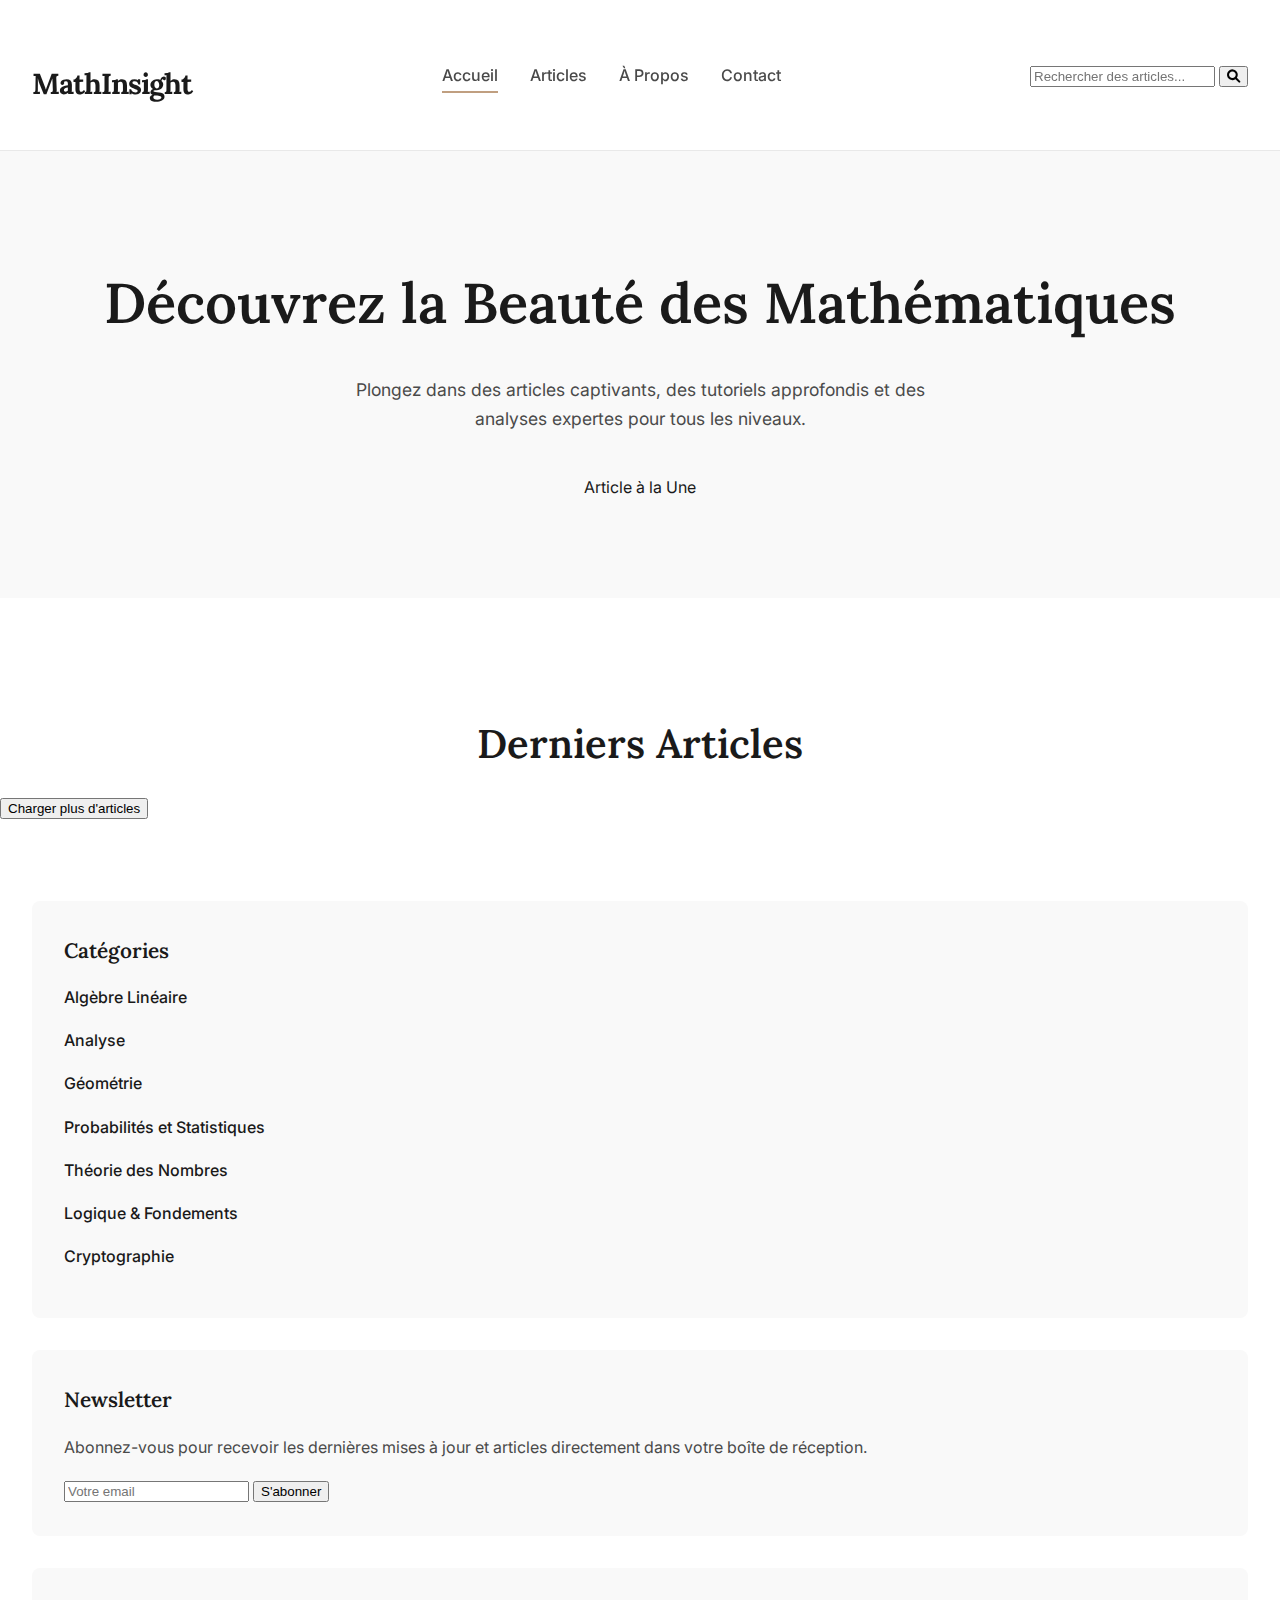
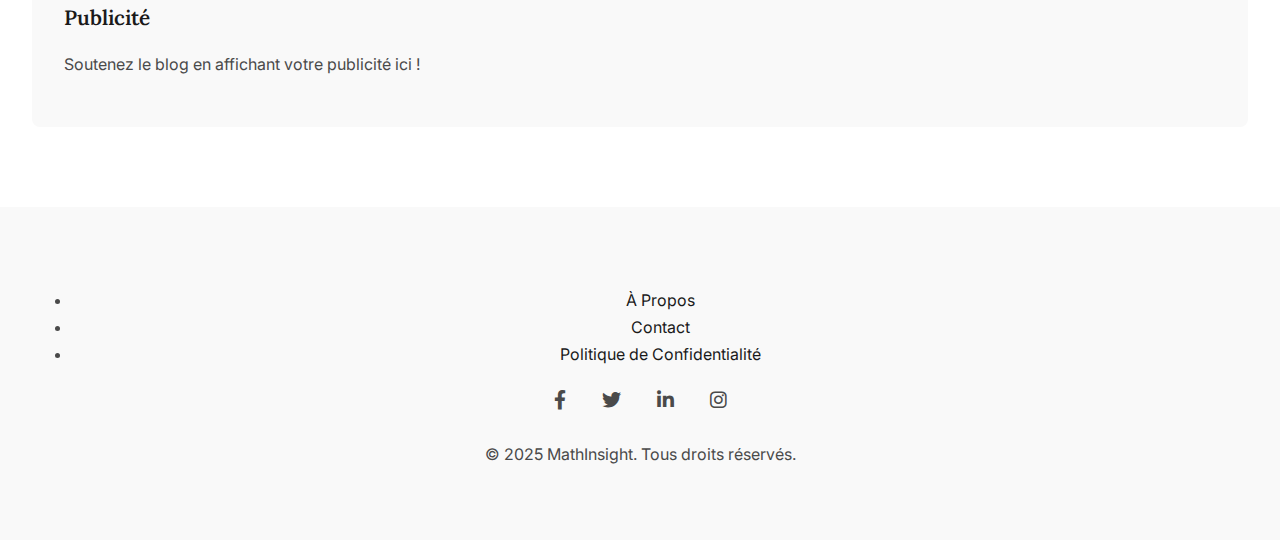
<file: index.html>
<!DOCTYPE html>
<html lang="fr">
<head>
    <meta charset="UTF-8">
    <meta name="viewport" content="width=device-width, initial-scale=1.0">
    <title>MathInsight - Votre Source de Mathématiques</title>
    <link rel="stylesheet" href="style.css">
    <link href="https://fonts.googleapis.com/css2?family=Roboto:wght@300;400;700&family=Playfair+Display:wght=700&display=swap" rel="stylesheet">
    <link rel="stylesheet" href="https://cdnjs.cloudflare.com/ajax/libs/font-awesome/6.0.0-beta3/css/all.min.css">
    <link rel="icon" href="http://googleusercontent.com/image_generation_content/0" type="image/x-icon">
</head>
<body class="home-page">
    <header class="main-header">
        <div class="container">
            <h1 class="logo"><a href="index.html">MathInsight</a></h1>
            <nav class="main-nav">
                <ul>
                    <li><a href="index.html" class="active">Accueil</a></li>
                    <li><a href="#articles">Articles</a></li>
                    <li><a href="about.html">À Propos</a></li>
                    <li><a href="contact.html">Contact</a></li>
                </ul>
            </nav>
            <div class="search-bar">
                <input type="text" placeholder="Rechercher des articles...">
                <button><i class="fas fa-search"></i></button>
            </div>
        </div>
    </header>

    <main class="main-content">
        <section class="hero-section">
            <div class="container">
                <h2>Découvrez la Beauté des Mathématiques</h2>
                <p>Plongez dans des articles captivants, des tutoriels approfondis et des analyses expertes pour tous les niveaux.</p>
                <a href="#featured-article" class="btn-primary">Article à la Une</a>
            </div>
        </section>

        <section id="articles" class="articles-list container">
            <h2 class="section-title">Derniers Articles</h2>
            <div class="article-grid" id="articles-container">
                </div>
            <button class="load-more" id="load-more-articles">Charger plus d'articles</button>
        </section>

        <aside class="sidebar container">
            <div class="widget categories">
                <h3>Catégories</h3>
                <ul>
                    <li><a href="#">Algèbre Linéaire</a></li>
                    <li><a href="#">Analyse</a></li>
                    <li><a href="#">Géométrie</a></li>
                    <li><a href="#">Probabilités et Statistiques</a></li>
                    <li><a href="#">Théorie des Nombres</a></li>
                    <li><a href="#">Logique & Fondements</a></li>
                    <li><a href="#">Cryptographie</a></li>
                </ul>
            </div>
            <div class="widget newsletter">
                <h3>Newsletter</h3>
                <p>Abonnez-vous pour recevoir les dernières mises à jour et articles directement dans votre boîte de réception.</p>
                <form>
                    <input type="email" placeholder="Votre email" required>
                    <button type="submit" class="btn-primary">S'abonner</button>
                </form>
            </div>
            <div class="widget commercial-ad">
                <h3>Publicité</h3>
                <a href="#" target="_blank">
                    </a>
                <p>Soutenez le blog en affichant votre publicité ici !</p>
            </div>
        </aside>
    </main>

    <footer class="main-footer">
        <div class="container">
            <div class="footer-links">
                <ul>
                    <li><a href="about.html">À Propos</a></li>
                    <li><a href="contact.html">Contact</a></li>
                    <li><a href="privacy.html">Politique de Confidentialité</a></li>
                </ul>
            </div>
            <div class="social-media">
                <a href="#" target="_blank"><i class="fab fa-facebook-f"></i></a>
                <a href="#" target="_blank"><i class="fab fa-twitter"></i></a>
                <a href="#" target="_blank"><i class="fab fa-linkedin-in"></i></a>
                <a href="#" target="_blank"><i class="fab fa-instagram"></i></a>
            </div>
            <p>&copy; 2025 MathInsight. Tous droits réservés.</p>
        </div>
    </footer>

    <script src="script.js"></script>
</body>
</html>
</file>
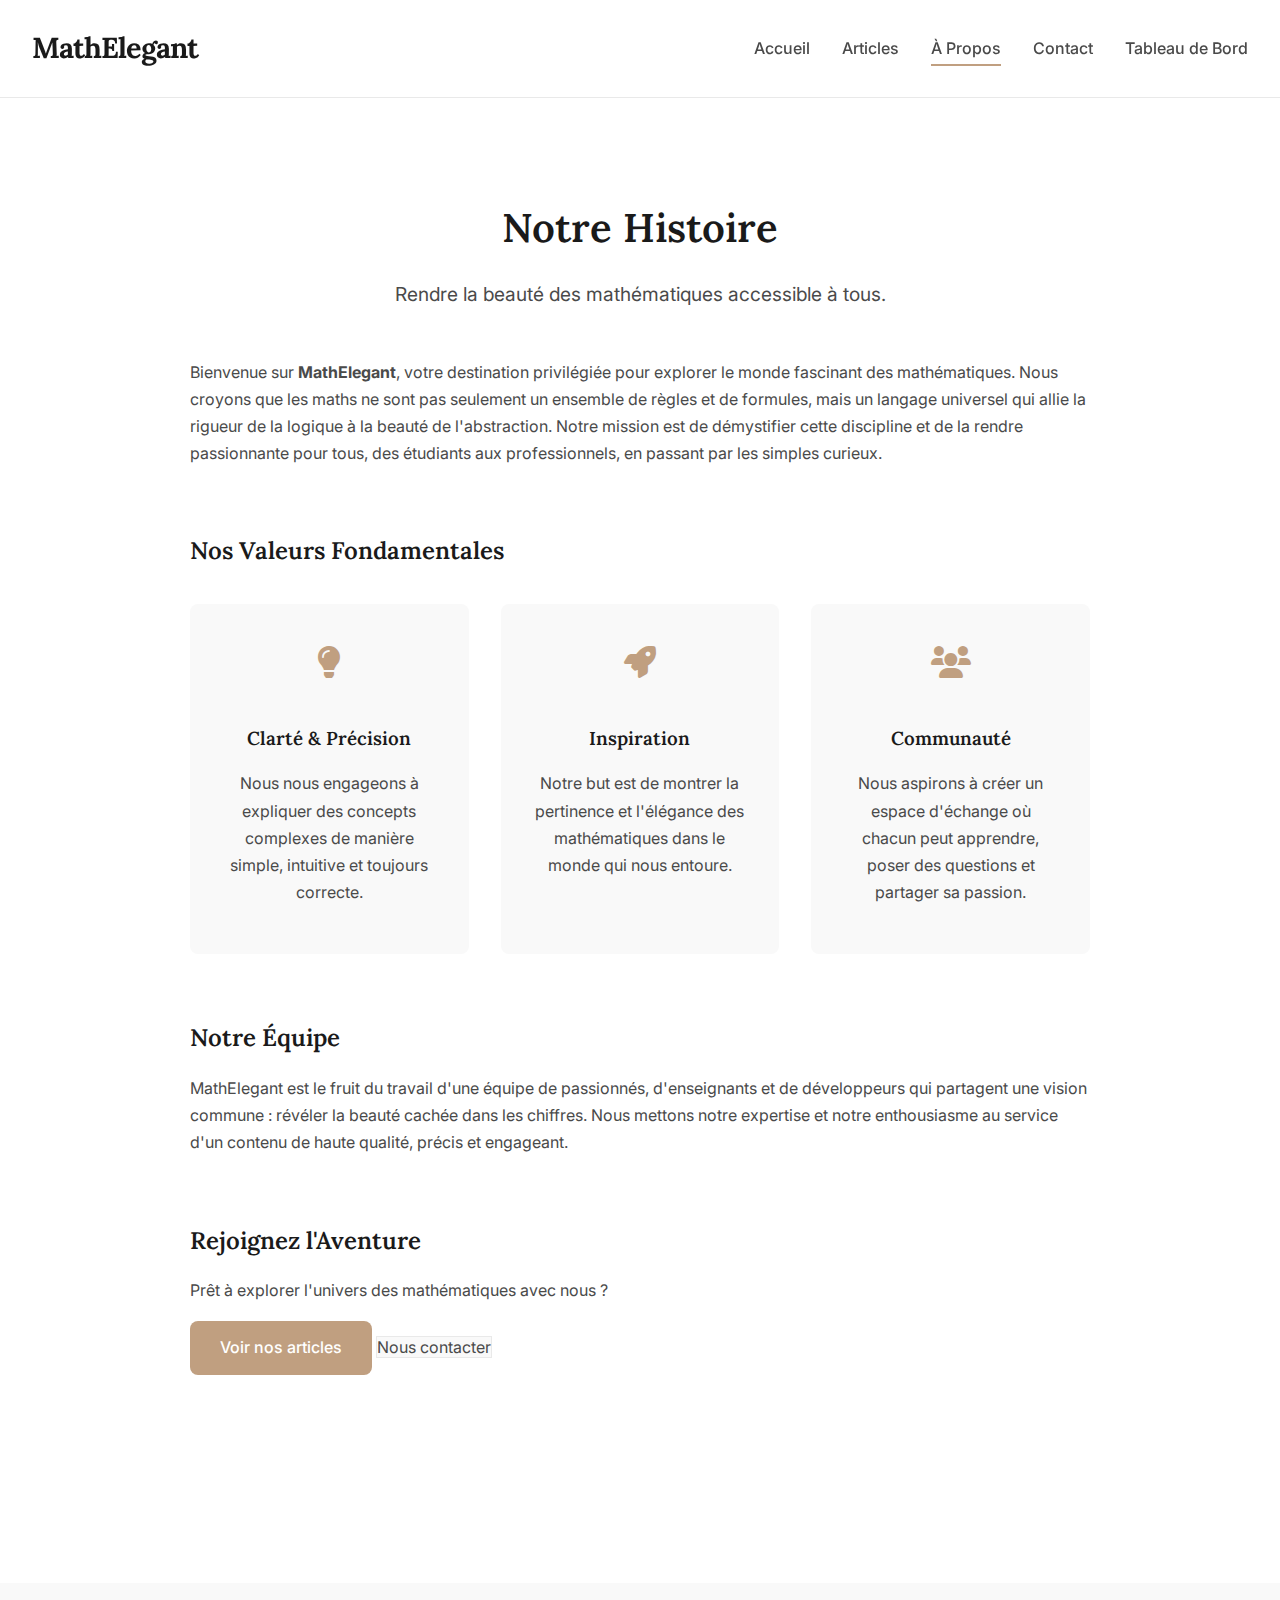
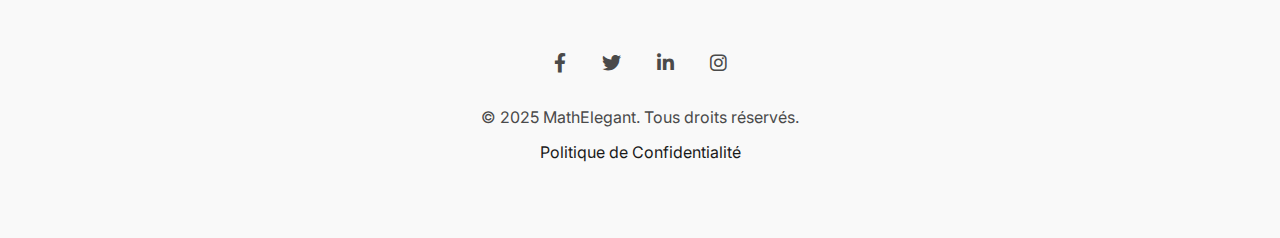
<file: about.html>
<!DOCTYPE html>
<html lang="fr">
<head>
    <meta charset="UTF-8">
    <meta name="viewport" content="width=device-width, initial-scale=1.0">
    <title>À Propos - MathElegant</title>
    
    <link rel="stylesheet" href="style.css">
    
    <link rel="preconnect" href="https://fonts.googleapis.com">
    <link rel="preconnect" href="https://fonts.gstatic.com" crossorigin>
    <link href="https://fonts.googleapis.com/css2?family=Inter:wght@400;500;700&family=Lora:wght@600;700&display=swap" rel="stylesheet">
    
    <link rel="stylesheet" href="https://cdnjs.cloudflare.com/ajax/libs/font-awesome/6.0.0-beta3/css/all.min.css">
    
    <link rel="icon" href="path/to/your/new/favicon.ico" type="image/x-icon">
</head>
<body>

    <header class="main-header">
        <div class="container">
            <div class="logo">
                <a href="index.php">MathElegant</a>
            </div>
            <nav class="main-nav">
                <ul>
                    <li><a href="index.php">Accueil</a></li>
                    <li><a href="index.php#articles">Articles</a></li>
                    <li><a href="about.html" class="active">À Propos</a></li>
                    <li><a href="contact.html">Contact</a></li>
                    <li><a href="dashboard.php">Tableau de Bord</a></li>
                </ul>
            </nav>
        </div>
    </header>

    <main class="main-content">
        <div class="page-container container">

            <section class="about-intro">
                <h1 class="section-title">Notre Histoire</h1>
                <p class="subtitle">Rendre la beauté des mathématiques accessible à tous.</p>
                <p class="intro-text">
                    Bienvenue sur <strong>MathElegant</strong>, votre destination privilégiée pour explorer le monde fascinant des mathématiques. Nous croyons que les maths ne sont pas seulement un ensemble de règles et de formules, mais un langage universel qui allie la rigueur de la logique à la beauté de l'abstraction. Notre mission est de démystifier cette discipline et de la rendre passionnante pour tous, des étudiants aux professionnels, en passant par les simples curieux.
                </p>
            </section>

            <section class="about-commitment">
                <h2 class="sub-section-title">Nos Valeurs Fondamentales</h2>
                <div class="commitment-cards">
                    <div class="commitment-card">
                        <div class="card-icon"><i class="fas fa-lightbulb"></i></div>
                        <h3>Clarté & Précision</h3>
                        <p>Nous nous engageons à expliquer des concepts complexes de manière simple, intuitive et toujours correcte.</p>
                    </div>
                    <div class="commitment-card">
                        <div class="card-icon"><i class="fas fa-rocket"></i></div>
                        <h3>Inspiration</h3>
                        <p>Notre but est de montrer la pertinence et l'élégance des mathématiques dans le monde qui nous entoure.</p>
                    </div>
                    <div class="commitment-card">
                        <div class="card-icon"><i class="fas fa-users"></i></div>
                        <h3>Communauté</h3>
                        <p>Nous aspirons à créer un espace d'échange où chacun peut apprendre, poser des questions et partager sa passion.</p>
                    </div>
                </div>
            </section>

            <section class="about-team">
                 <h2 class="sub-section-title">Notre Équipe</h2>
                 <p>MathElegant est le fruit du travail d'une équipe de passionnés, d'enseignants et de développeurs qui partagent une vision commune : révéler la beauté cachée dans les chiffres. Nous mettons notre expertise et notre enthousiasme au service d'un contenu de haute qualité, précis et engageant.</p>
            </section>

            <section class="about-cta">
                <h2 class="sub-section-title">Rejoignez l'Aventure</h2>
                <p>Prêt à explorer l'univers des mathématiques avec nous ?</p>
                <div class="cta-buttons">
                    <a href="index.php#articles" class="btn">Voir nos articles</a>
                    <a href="contact.html" class="btn-secondary">Nous contacter</a>
                </div>
            </section>

        </div>
    </main>

    <footer class="main-footer">
        <div class="container">
            <div class="social-media">
                <a href="#" target="_blank" aria-label="Facebook"><i class="fab fa-facebook-f"></i></a>
                <a href="#" target="_blank" aria-label="Twitter"><i class="fab fa-twitter"></i></a>
                <a href="#" target="_blank" aria-label="LinkedIn"><i class="fab fa-linkedin-in"></i></a>
                <a href="#" target="_blank" aria-label="Instagram"><i class="fab fa-instagram"></i></a>
            </div>
            <p>&copy; 2025 MathElegant. Tous droits réservés.</p>
            <p><a href="privacy.html">Politique de Confidentialité</a></p>
        </div>
    </footer>

    <script src="script.js"></script>
</body>
</html>
</file>
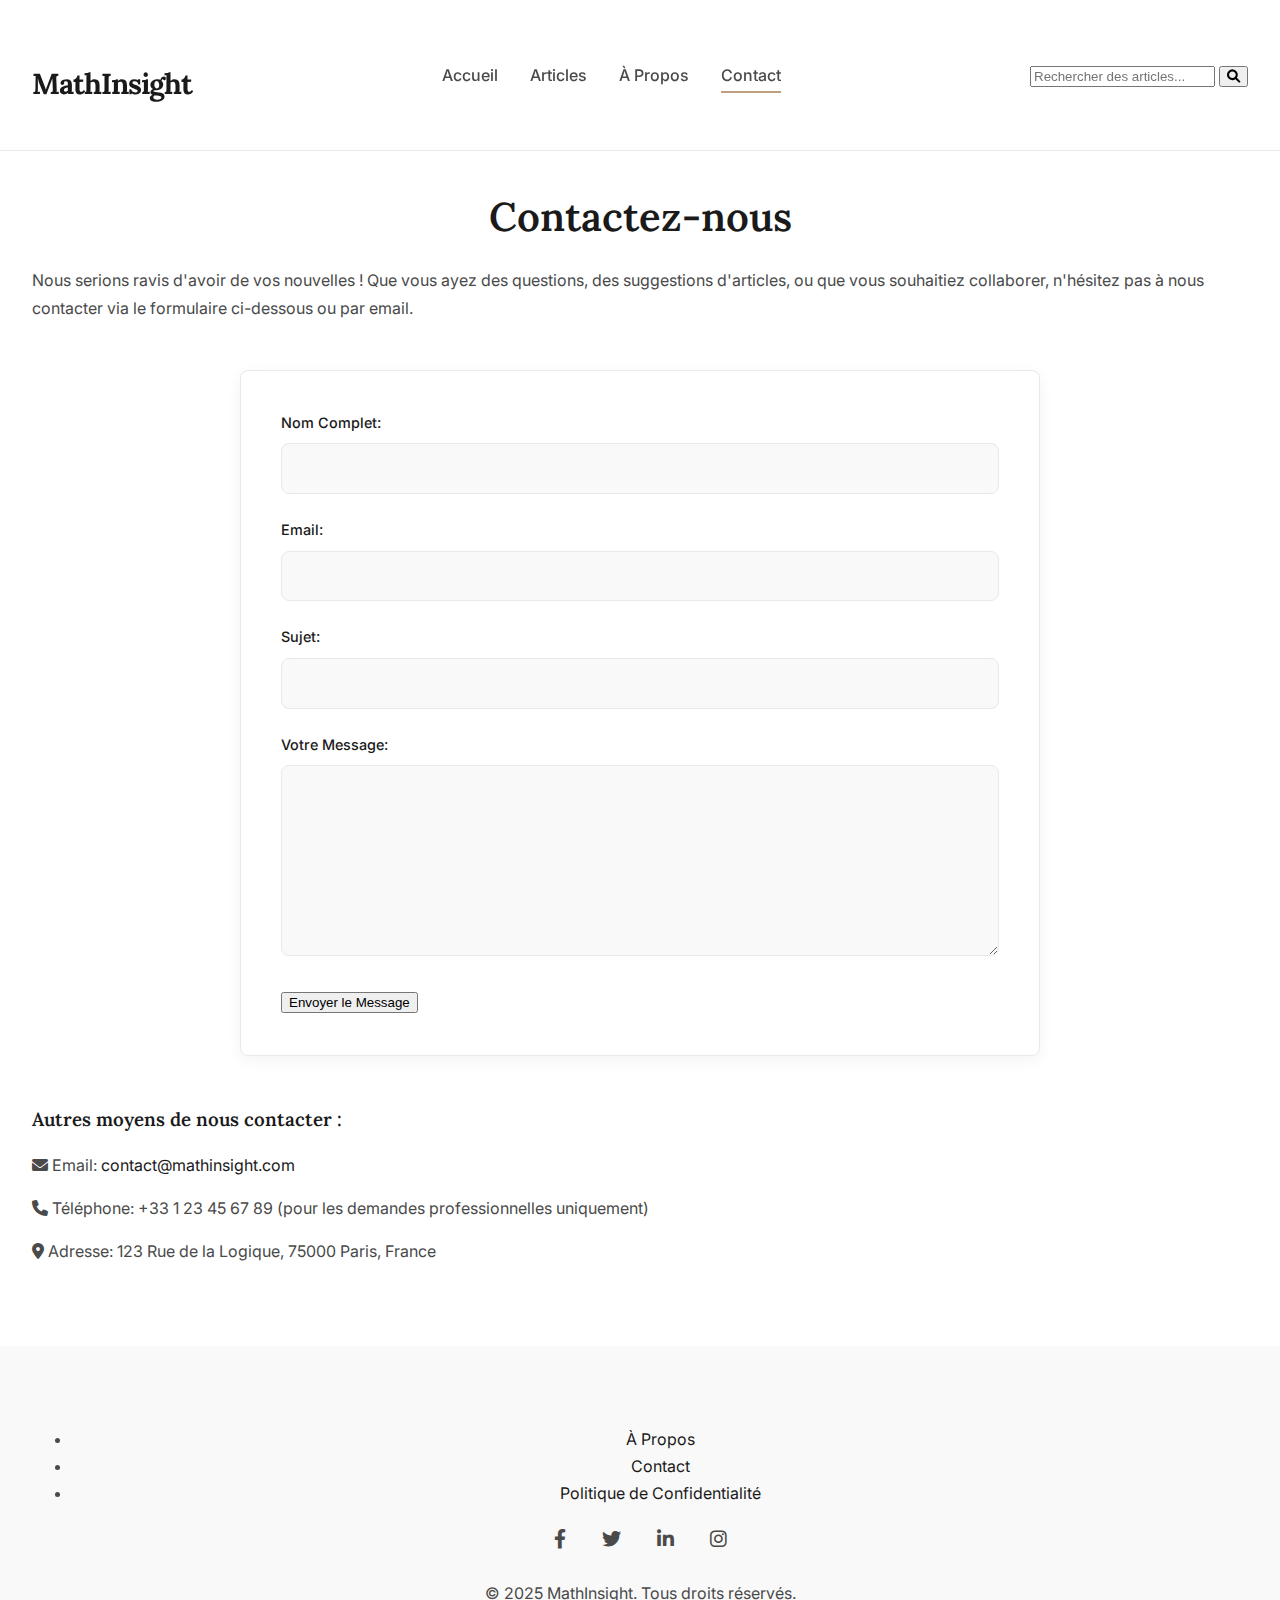
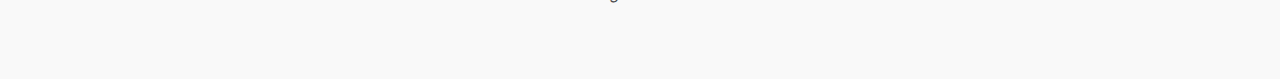
<file: contact.html>
<!DOCTYPE html>
<html lang="fr">
<head>
    <meta charset="UTF-8">
    <meta name="viewport" content="width=device-width, initial-scale=1.0">
    <title>Contact - MathInsight</title>
    <link rel="stylesheet" href="style.css">
    <link href="https://fonts.googleapis.com/css2?family=Roboto:wght@300;400;700&family=Playfair+Display:wght=700&display=swap" rel="stylesheet">
    <link rel="stylesheet" href="https://cdnjs.cloudflare.com/ajax/libs/font-awesome/6.0.0-beta3/css/all.min.css">
    <link rel="icon" href="http://googleusercontent.com/image_generation_content/0" type="image/x-icon">
</head>
<body>
    <header class="main-header">
        <div class="container">
            <h1 class="logo"><a href="index.html">MathInsight</a></h1>
            <nav class="main-nav">
                <ul>
                    <li><a href="index.html">Accueil</a></li>
                    <li><a href="index.html#articles">Articles</a></li>
                    <li><a href="about.html">À Propos</a></li>
                    <li><a href="contact.html" class="active">Contact</a></li>
                </ul>
            </nav>
            <div class="search-bar">
                <input type="text" placeholder="Rechercher des articles...">
                <button><i class="fas fa-search"></i></button>
            </div>
        </div>
    </header>

    <main class="main-content container page-content">
        <h2 class="section-title">Contactez-nous</h2>
        <section class="contact-section">
            <p>Nous serions ravis d'avoir de vos nouvelles ! Que vous ayez des questions, des suggestions d'articles, ou que vous souhaitiez collaborer, n'hésitez pas à nous contacter via le formulaire ci-dessous ou par email.</p>

            <form class="contact-form">
                <div class="form-group">
                    <label for="name">Nom Complet:</label>
                    <input type="text" id="name" name="name" required>
                </div>
                <div class="form-group">
                    <label for="email">Email:</label>
                    <input type="email" id="email" name="email" required>
                </div>
                <div class="form-group">
                    <label for="subject">Sujet:</label>
                    <input type="text" id="subject" name="subject" required>
                </div>
                <div class="form-group">
                    <label for="message">Votre Message:</label>
                    <textarea id="message" name="message" rows="8" required></textarea>
                </div>
                <button type="submit" class="btn-primary">Envoyer le Message</button>
            </form>

            <div class="contact-info">
                <h3>Autres moyens de nous contacter :</h3>
                <p><i class="fas fa-envelope"></i> Email: <a href="mailto:contact@mathinsight.com">contact@mathinsight.com</a></p>
                <p><i class="fas fa-phone"></i> Téléphone: +33 1 23 45 67 89 (pour les demandes professionnelles uniquement)</p>
                <p><i class="fas fa-map-marker-alt"></i> Adresse: 123 Rue de la Logique, 75000 Paris, France</p>
            </div>
        </section>
    </main>

    <footer class="main-footer">
        <div class="container">
            <div class="footer-links">
                <ul>
                    <li><a href="about.html">À Propos</a></li>
                    <li><a href="contact.html">Contact</a></li>
                    <li><a href="privacy.html">Politique de Confidentialité</a></li>
                </ul>
            </div>
            <div class="social-media">
                <a href="#" target="_blank"><i class="fab fa-facebook-f"></i></a>
                <a href="#" target="_blank"><i class="fab fa-twitter"></i></a>
                <a href="#" target="_blank"><i class="fab fa-linkedin-in"></i></a>
                <a href="#" target="_blank"><i class="fab fa-instagram"></i></a>
            </div>
            <p>&copy; 2025 MathInsight. Tous droits réservés.</p>
        </div>
    </footer>
    <script src="script.js"></script>
    <script>
        // Simple validation de formulaire (pour un vrai site, utiliser un backend)
        document.querySelector('.contact-form').addEventListener('submit', function(e) {
            e.preventDefault();
            alert('Message envoyé ! (Fonctionnalité backend non implémentée)');
            this.reset(); // Réinitialise le formulaire
        });
    </script>
</body>
</html>
</file>
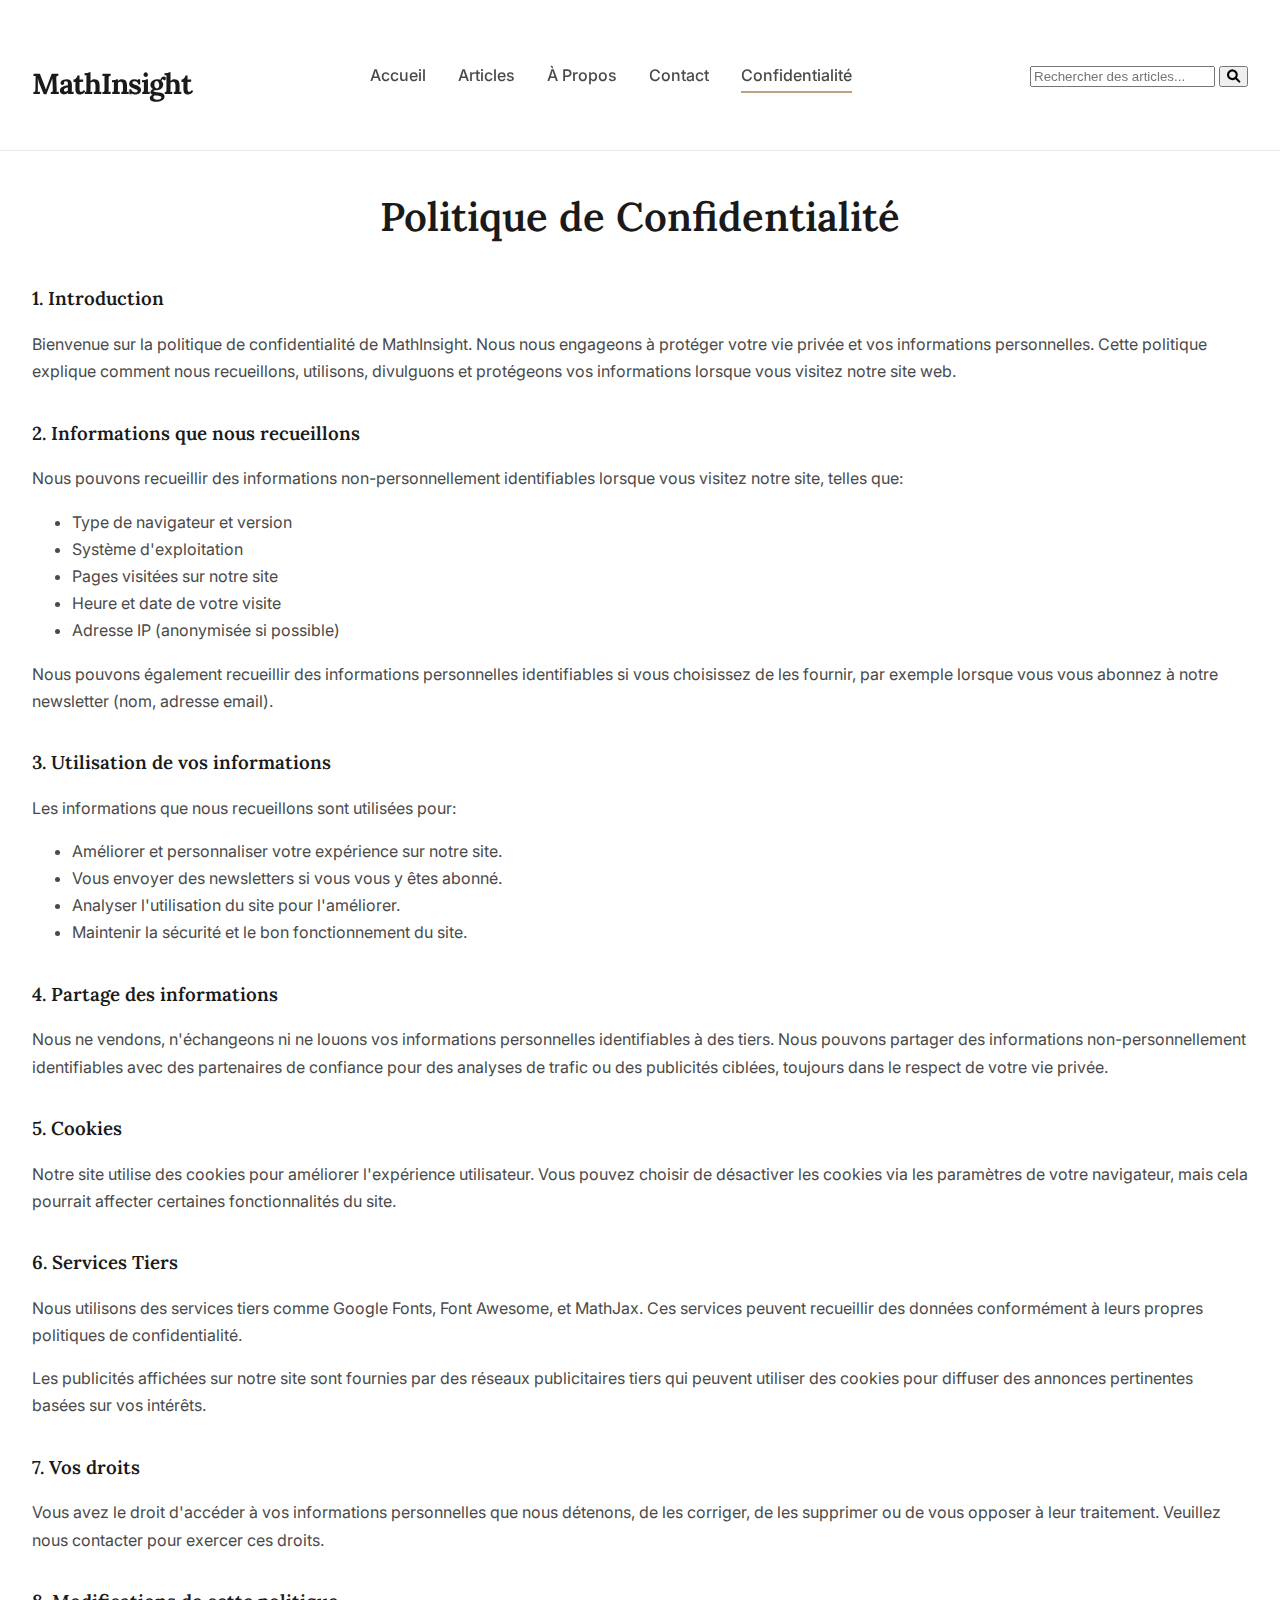
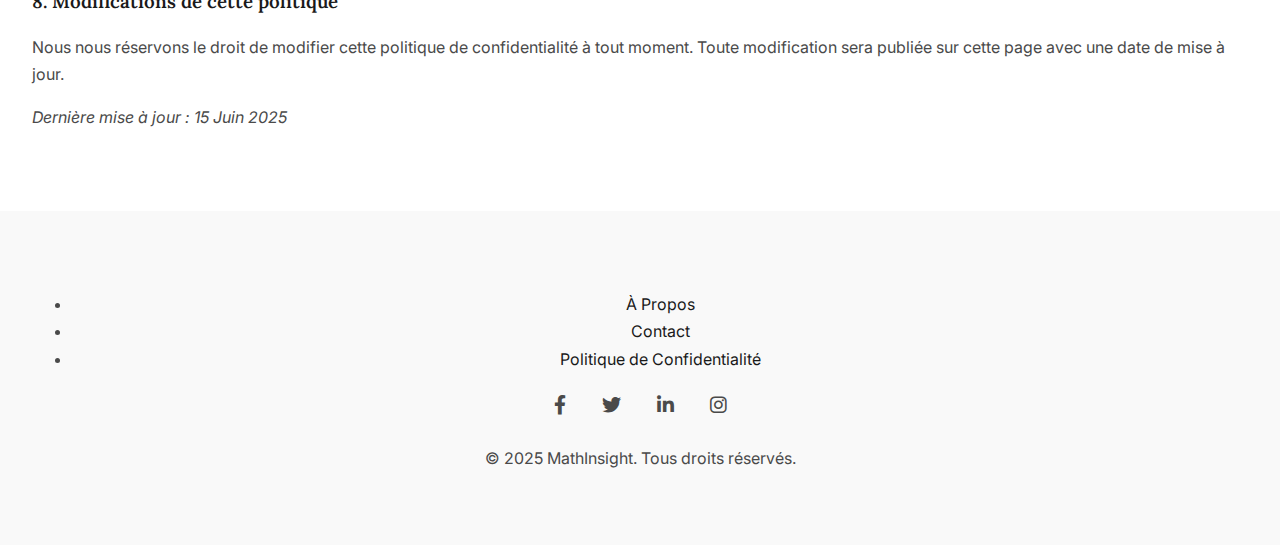
<file: privacy.html>
<!DOCTYPE html>
<html lang="fr">
<head>
    <meta charset="UTF-8">
    <meta name="viewport" content="width=device-width, initial-scale=1.0">
    <title>Politique de Confidentialité - MathInsight</title>
    <link rel="stylesheet" href="style.css">
    <link href="https://fonts.googleapis.com/css2?family=Roboto:wght@300;400;700&family=Playfair+Display:wght=700&display=swap" rel="stylesheet">
    <link rel="stylesheet" href="https://cdnjs.cloudflare.com/ajax/libs/font-awesome/6.0.0-beta3/css/all.min.css">
    <link rel="icon" href="http://googleusercontent.com/image_generation_content/0" type="image/x-icon">
</head>
<body>
    <header class="main-header">
        <div class="container">
            <h1 class="logo"><a href="index.html">MathInsight</a></h1>
            <nav class="main-nav">
                <ul>
                    <li><a href="index.html">Accueil</a></li>
                    <li><a href="index.html#articles">Articles</a></li>
                    <li><a href="about.html">À Propos</a></li>
                    <li><a href="contact.html">Contact</a></li>
                    <li><a href="privacy.html" class="active">Confidentialité</a></li>
                </ul>
            </nav>
            <div class="search-bar">
                <input type="text" placeholder="Rechercher des articles...">
                <button><i class="fas fa-search"></i></button>
            </div>
        </div>
    </header>

    <main class="main-content container page-content">
        <h2 class="section-title">Politique de Confidentialité</h2>
        <section class="privacy-section">
            <h3>1. Introduction</h3>
            <p>Bienvenue sur la politique de confidentialité de MathInsight. Nous nous engageons à protéger votre vie privée et vos informations personnelles. Cette politique explique comment nous recueillons, utilisons, divulguons et protégeons vos informations lorsque vous visitez notre site web.</p>

            <h3>2. Informations que nous recueillons</h3>
            <p>Nous pouvons recueillir des informations non-personnellement identifiables lorsque vous visitez notre site, telles que:</p>
            <ul>
                <li>Type de navigateur et version</li>
                <li>Système d'exploitation</li>
                <li>Pages visitées sur notre site</li>
                <li>Heure et date de votre visite</li>
                <li>Adresse IP (anonymisée si possible)</li>
            </ul>
            <p>Nous pouvons également recueillir des informations personnelles identifiables si vous choisissez de les fournir, par exemple lorsque vous vous abonnez à notre newsletter (nom, adresse email).</p>

            <h3>3. Utilisation de vos informations</h3>
            <p>Les informations que nous recueillons sont utilisées pour:</p>
            <ul>
                <li>Améliorer et personnaliser votre expérience sur notre site.</li>
                <li>Vous envoyer des newsletters si vous vous y êtes abonné.</li>
                <li>Analyser l'utilisation du site pour l'améliorer.</li>
                <li>Maintenir la sécurité et le bon fonctionnement du site.</li>
            </ul>

            <h3>4. Partage des informations</h3>
            <p>Nous ne vendons, n'échangeons ni ne louons vos informations personnelles identifiables à des tiers. Nous pouvons partager des informations non-personnellement identifiables avec des partenaires de confiance pour des analyses de trafic ou des publicités ciblées, toujours dans le respect de votre vie privée.</p>

            <h3>5. Cookies</h3>
            <p>Notre site utilise des cookies pour améliorer l'expérience utilisateur. Vous pouvez choisir de désactiver les cookies via les paramètres de votre navigateur, mais cela pourrait affecter certaines fonctionnalités du site.</p>

            <h3>6. Services Tiers</h3>
            <p>Nous utilisons des services tiers comme Google Fonts, Font Awesome, et MathJax. Ces services peuvent recueillir des données conformément à leurs propres politiques de confidentialité.</p>
            <p>Les publicités affichées sur notre site sont fournies par des réseaux publicitaires tiers qui peuvent utiliser des cookies pour diffuser des annonces pertinentes basées sur vos intérêts.</p>

            <h3>7. Vos droits</h3>
            <p>Vous avez le droit d'accéder à vos informations personnelles que nous détenons, de les corriger, de les supprimer ou de vous opposer à leur traitement. Veuillez nous contacter pour exercer ces droits.</p>

            <h3>8. Modifications de cette politique</h3>
            <p>Nous nous réservons le droit de modifier cette politique de confidentialité à tout moment. Toute modification sera publiée sur cette page avec une date de mise à jour.</p>

            <p><em>Dernière mise à jour : 15 Juin 2025</em></p>
        </section>
    </main>

    <footer class="main-footer">
        <div class="container">
            <div class="footer-links">
                <ul>
                    <li><a href="about.html">À Propos</a></li>
                    <li><a href="contact.html">Contact</a></li>
                    <li><a href="privacy.html">Politique de Confidentialité</a></li>
                </ul>
            </div>
            <div class="social-media">
                <a href="#" target="_blank"><i class="fab fa-facebook-f"></i></a>
                <a href="#" target="_blank"><i class="fab fa-twitter"></i></a>
                <a href="#" target="_blank"><i class="fab fa-linkedin-in"></i></a>
                <a href="#" target="_blank"><i class="fab fa-instagram"></i></a>
            </div>
            <p>&copy; 2025 MathInsight. Tous droits réservés.</p>
        </div>
    </footer>
    <script src="script.js"></script>
</body>
</html>
</file>
<file: style.css>
/* style.css - Thème "MathElegant" */

/* --- 1. CONFIGURATION GLOBALE & VARIABLES DE DESIGN --- */
@import url('https://fonts.googleapis.com/css2?family=Inter:wght@400;500;700&family=Lora:wght@500;600&display=swap');

:root {
    /* Palette de couleurs "Lifestyle & Professionnelle" */
    --gold-accent: #c09f80; /* Un doré subtil et élégant */
    --gold-accent-hover: #a98c70;
    --ink-black: #1a1a1a;    /* Un noir profond, moins dur que #000 */
    --slate-gray: #4a4a4a;  /* Pour le texte secondaire, les méta-données */
    --light-gray: #e9e9e9;  /* Pour les bordures, les séparateurs */
    --off-white: #f9f9f9;   /* Un fond doux et chaleureux */
    --pure-white: #ffffff;

    /* Palette sémantique */
    --success: #28a745;
    --error: #dc3545;
    --warning-bg: #fff3cd;
    --warning-text: #856404;

    /* Typographie */
    --font-primary: 'Inter', sans-serif;
    --font-secondary: 'Lora', serif;

    /* Spacing & Borders */
    --container-width: 1280px;
    --border-radius: 8px;
    --card-shadow: 0 4px 15px rgba(0, 0, 0, 0.05);
    --card-shadow-hover: 0 8px 25px rgba(0, 0, 0, 0.08);
    --transition-smooth: all 0.3s cubic-bezier(0.25, 0.8, 0.25, 1);
}

/* --- 2. STYLES DE BASE & RESET --- */
*, *::before, *::after { box-sizing: border-box; }
body {
    font-family: var(--font-primary);
    background-color: var(--pure-white);
    color: var(--slate-gray);
    line-height: 1.7;
    font-size: 16px;
    margin: 0;
    -webkit-font-smoothing: antialiased;
    -moz-osx-font-smoothing: grayscale;
}
.container {
    max-width: var(--container-width);
    margin: 0 auto;
    padding: 0 2rem;
}
a {
    color: var(--ink-black);
    text-decoration: none;
    transition: var(--transition-smooth);
}
a:hover { color: var(--gold-accent); }
h1, h2, h3, h4, h5, h6 {
    font-family: var(--font-secondary);
    color: var(--ink-black);
    font-weight: 600;
    margin: 2rem 0 1rem 0;
}

/* --- 3. COMPOSANTS RÉUTILISABLES (BOUTONS, CARTES, ETC.) --- */
.btn {
    display: inline-block;
    padding: 0.8rem 1.8rem;
    border-radius: var(--border-radius);
    font-weight: 500;
    font-family: var(--font-primary);
    text-align: center;
    cursor: pointer;
    border: 1px solid transparent;
    transition: var(--transition-smooth);
    background-color: var(--gold-accent);
    color: var(--pure-white);
}
.btn:hover {
    background-color: var(--gold-accent-hover);
    transform: translateY(-2px);
    box-shadow: var(--card-shadow-hover);
}
.btn-secondary {
    background-color: var(--off-white);
    color: var(--slate-gray);
    border: 1px solid var(--light-gray);
}
.btn-secondary:hover {
    background-color: var(--pure-white);
    border-color: var(--slate-gray);
    color: var(--ink-black);
}
.section-title {
    text-align: center;
    font-size: 2.5rem;
    margin-bottom: 1rem;
}
.subtitle {
    text-align: center;
    font-size: 1.2rem;
    color: var(--slate-gray);
    max-width: 600px;
    margin: 0 auto 3rem auto;
}

/* --- 4. HEADER & FOOTER --- */
.main-header {
    background-color: var(--pure-white);
    padding: 1.5rem 0;
    border-bottom: 1px solid var(--light-gray);
    position: sticky;
    top: 0;
    z-index: 100;
    backdrop-filter: blur(10px);
    background-color: rgba(255, 255, 255, 0.85);
}
.main-header .container {
    display: flex;
    justify-content: space-between;
    align-items: center;
}
.logo a {
    font-family: var(--font-secondary);
    font-weight: 700;
    font-size: 1.8rem;
    letter-spacing: -1px;
}
.main-nav ul {
    list-style: none;
    margin: 0;
    padding: 0;
    display: flex;
    align-items: center;
    gap: 2rem;
}
.main-nav a {
    font-weight: 500;
    color: var(--slate-gray);
    position: relative;
    padding: 0.5rem 0;
}
.main-nav a::after {
    content: '';
    position: absolute;
    bottom: 0;
    left: 0;
    width: 0;
    height: 2px;
    background-color: var(--gold-accent);
    transition: width 0.3s ease;
}
.main-nav a:hover::after, .main-nav a.active::after { width: 100%; }
.main-nav .btn { padding: 0.6rem 1.2rem; }

.main-footer {
    background-color: var(--off-white);
    color: var(--slate-gray);
    padding: 4rem 0;
    margin-top: 5rem;
    text-align: center;
}
.main-footer .social-media { margin-bottom: 1.5rem; }
.main-footer .social-media a {
    margin: 0 1rem;
    font-size: 1.2rem;
    color: var(--slate-gray);
}
.main-footer p { margin: 0.5rem 0; }

/* --- 5. PAGE D'ACCUEIL (index.php) --- */
.hero-section {
    text-align: center;
    padding: 6rem 0;
    background-color: var(--off-white);
}
.hero-section h1.subtitle { font-size: 1.5rem; color: var(--gold-accent); font-family: var(--font-primary); font-weight: 500; }
.hero-section h2 { font-size: 3.5rem; margin: 0.5rem 0 1.5rem 0; }
.hero-section p { max-width: 600px; margin: 0 auto 2.5rem auto; font-size: 1.1rem; }

.articles-list { padding: 5rem 0; }
.article-grid {
    display: grid;
    grid-template-columns: repeat(auto-fit, minmax(350px, 1fr));
    gap: 2rem;
}
.article-card {
    background: var(--pure-white);
    border-radius: var(--border-radius);
    overflow: hidden;
    box-shadow: var(--card-shadow);
    transition: var(--transition-smooth);
    display: flex;
    flex-direction: column;
}
.article-card:hover {
    transform: translateY(-5px);
    box-shadow: var(--card-shadow-hover);
}
.article-card header { padding: 1.5rem 1.5rem 1rem 1.5rem; }
.article-card .article-meta {
    font-size: 0.85rem;
    color: var(--slate-gray);
    margin-bottom: 0.5rem;
    text-transform: uppercase;
    font-weight: 500;
}
.article-card .dot { color: var(--gold-accent); }
.article-card h3 {
    font-size: 1.4rem;
    margin: 0;
    line-height: 1.4;
}
.article-card h3 a { color: var(--ink-black); }
.article-card p {
    padding: 0 1.5rem;
    flex-grow: 1;
}
.article-card footer {
    padding: 1rem 1.5rem 1.5rem 1.5rem;
    margin-top: auto;
}
.read-more {
    font-weight: 700;
    color: var(--gold-accent);
}
.read-more .fa-arrow-right {
    transition: transform 0.2s ease;
    display: inline-block;
    margin-left: 0.3rem;
}
.read-more:hover .fa-arrow-right { transform: translateX(4px); }

/* --- 6. PAGE D'ARTICLE (article.php) --- */
.article-page-content {
    display: grid;
    grid-template-columns: 1fr;
    gap: 4rem;
    padding: 4rem 0;
}
@media (min-width: 992px) {
    .article-page-content {
        grid-template-columns: 3fr 1fr;
    }
}
.article-detail h1 {
    font-size: 3rem;
    margin-top: 0;
    line-height: 1.2;
}
.article-detail .article-meta {
    margin: 1.5rem 0;
    border-top: 1px solid var(--light-gray);
    border-bottom: 1px solid var(--light-gray);
    padding: 1rem 0;
    color: var(--slate-gray);
}
.article-body {
    font-size: 1.1rem;
    line-height: 1.8;
}
.article-body p, .article-body ul, .article-body ol { margin-bottom: 1.5rem; }
.article-body a {
    color: var(--gold-accent);
    text-decoration: underline;
    text-decoration-thickness: 1px;
    text-underline-offset: 3px;
}
.article-navigation {
    display: flex;
    justify-content: space-between;
    margin-top: 3rem;
    padding-top: 2rem;
    border-top: 1px solid var(--light-gray);
}
.sidebar .widget {
    background-color: var(--off-white);
    padding: 2rem;
    border-radius: var(--border-radius);
    margin-bottom: 2rem;
}
.sidebar h3 { font-size: 1.3rem; margin-top: 0; }
.sidebar ul { list-style: none; padding: 0; margin: 0; }
.sidebar li { margin-bottom: 1rem; }
.sidebar li a { display: block; font-weight: 500; }
.sidebar li span { font-size: 0.9rem; color: var(--slate-gray); }

/* --- 7. PAGE D'ÉDITION D'ARTICLE (post-article.php) --- */
body.page-post-editor { background-color: var(--off-white); }
/* .page-post-editor .main-header, .page-post-editor .main-footer { display: none; } */
.editor-page-title {
    font-size: 2rem;
    text-align: left;
}
.editor-form {
    display: flex;
    gap: 2rem;
    align-items: flex-start;
}
.form-main-column { flex: 2.5; }
.form-sidebar { flex: 1; position: sticky; top: 2rem; }
.form-group { margin-bottom: 1.5rem; }
.form-group label {
    display: block;
    margin-bottom: 0.5rem;
    font-weight: 500;
    font-size: 0.9rem;
}
.form-group input[type="text"],
.form-group textarea,
.form-group select {
    width: 100%;
    padding: 0.8rem 1rem;
    border: 1px solid var(--light-gray);
    border-radius: var(--border-radius);
    font-size: 1rem;
    font-family: var(--font-primary);
    background-color: var(--pure-white);
    transition: var(--transition-smooth);
}
.form-group input:focus, .form-group textarea:focus, .form-group select:focus {
    outline: none;
    border-color: var(--gold-accent);
    box-shadow: 0 0 0 3px rgba(192, 159, 128, 0.3);
}
.form-main-column .form-group input,
.form-main-column .form-group textarea {
    padding: 1rem;
    background-color: var(--pure-white);
    border-radius: var(--border-radius);
    box-shadow: var(--card-shadow);
    border: none;
}
#article_content { min-height: 50vh; }
.sidebar-card {
    background-color: var(--pure-white);
    border-radius: var(--border-radius);
    padding: 1.5rem;
    box-shadow: var(--card-shadow);
}
.sidebar-card-title {
    font-size: 1.1rem;
    border-bottom: 1px solid var(--light-gray);
    padding-bottom: 1rem;
    margin-bottom: 1rem;
}
.form-actions .btn { width: 100%; padding: 1rem; }

/* --- 8. TABLEAU DE BORD (dashboard.php) --- */
.dashboard-container { padding-top: 4rem; padding-bottom: 4rem; }
.dashboard-header {
    display: flex;
    justify-content: space-between;
    align-items: flex-start;
    margin-bottom: 3rem;
}
.dashboard-article-card {
    background-color: var(--pure-white);
    border-radius: var(--border-radius);
    box-shadow: var(--card-shadow);
    margin-bottom: 1.5rem;
    display: flex;
    align-items: center;
    padding: 1.5rem;
    transition: var(--transition-smooth);
}
.dashboard-article-card:hover { transform: scale(1.02); box-shadow: var(--card-shadow-hover); }
.card-content { flex-grow: 1; }
.card-title { font-size: 1.3rem; margin: 0 0 0.5rem 0; }
.card-meta { font-size: 0.9rem; color: var(--slate-gray); }
.status-badge {
    padding: 0.3rem 0.8rem;
    border-radius: 20px;
    font-size: 0.8rem;
    font-weight: 700;
    text-transform: capitalize;
}
.status-published { background-color: #d4edda; color: #155724; }
.status-pending { background-color: var(--warning-bg); color: var(--warning-text); }
.status-draft { background-color: #e2e3e5; color: #383d41; }
.card-actions { display: flex; gap: 1rem; margin-left: 2rem; }
.btn-action { color: var(--slate-gray); }
.btn-action:hover { color: var(--gold-accent); }
.empty-state-card {
    text-align: center;
    padding: 4rem;
    background-color: var(--off-white);
    border-radius: var(--border-radius);
}
.empty-icon { font-size: 3rem; color: var(--light-gray); margin-bottom: 1rem; }

/* --- 9. PAGES STATIQUES (about.html, etc.) --- */
.page-container {
    padding: 4rem 0;
    max-width: 900px;
}
.page-container section { margin-bottom: 4rem; }
.commitment-cards {
    display: grid;
    grid-template-columns: repeat(auto-fit, minmax(250px, 1fr));
    gap: 2rem;
    margin-top: 2rem;
}
.commitment-card {
    text-align: center;
    background-color: var(--off-white);
    padding: 2rem;
    border-radius: var(--border-radius);
}
.commitment-card .card-icon {
    font-size: 2rem;
    color: var(--gold-accent);
    margin-bottom: 1rem;
}

/* --- 10. PAGE CONTACT (contact.php) --- */
.contact-form {
    max-width: 800px;
    margin: 3rem auto;
    padding: 2.5rem;
    background: var(--pure-white);
    border-radius: var(--border-radius);
    box-shadow: var(--card-shadow);
    border: 1px solid var(--light-gray);
}

.contact-form .form-group {
    margin-bottom: 1.5rem;
}

.contact-form .form-group label {
    display: block;
    margin-bottom: 0.5rem;
    font-weight: 500;
    color: var(--ink-black);
}

.contact-form .form-group input,
.contact-form .form-group textarea {
    width: 100%;
    padding: 0.9rem 1rem;
    border: 1px solid var(--light-gray);
    border-radius: var(--border-radius);
    font-size: 1rem;
    font-family: var(--font-primary);
    background-color: var(--off-white);
    transition: var(--transition-smooth);
}

.contact-form .form-group input:focus,
.contact-form .form-group textarea:focus {
    outline: none;
    border-color: var(--gold-accent);
    background-color: var(--pure-white);
    box-shadow: 0 0 0 3px rgba(192, 159, 128, 0.3);
}

.contact-form .form-group textarea {
    min-height: 150px;
    resize: vertical;
}

.contact-form .btn {
    width: 100%;
    padding: 1rem;
    font-size: 1.1rem;
    font-weight: 700;
}

/* Styles pour les messages de statut (succès/erreur) */
.message {
    padding: 1rem 1.5rem;
    margin-bottom: 2rem;
    border-radius: var(--border-radius);
    text-align: center;
    font-weight: 500;
}

.message.success {
    background-color: #d1e7dd;
    color: #0f5132;
    border: 1px solid #badbcc;
}

.message.error {
    background-color: #f8d7da;
    color: #842029;
    border: 1px solid #f5c2c7;
}
</file>
